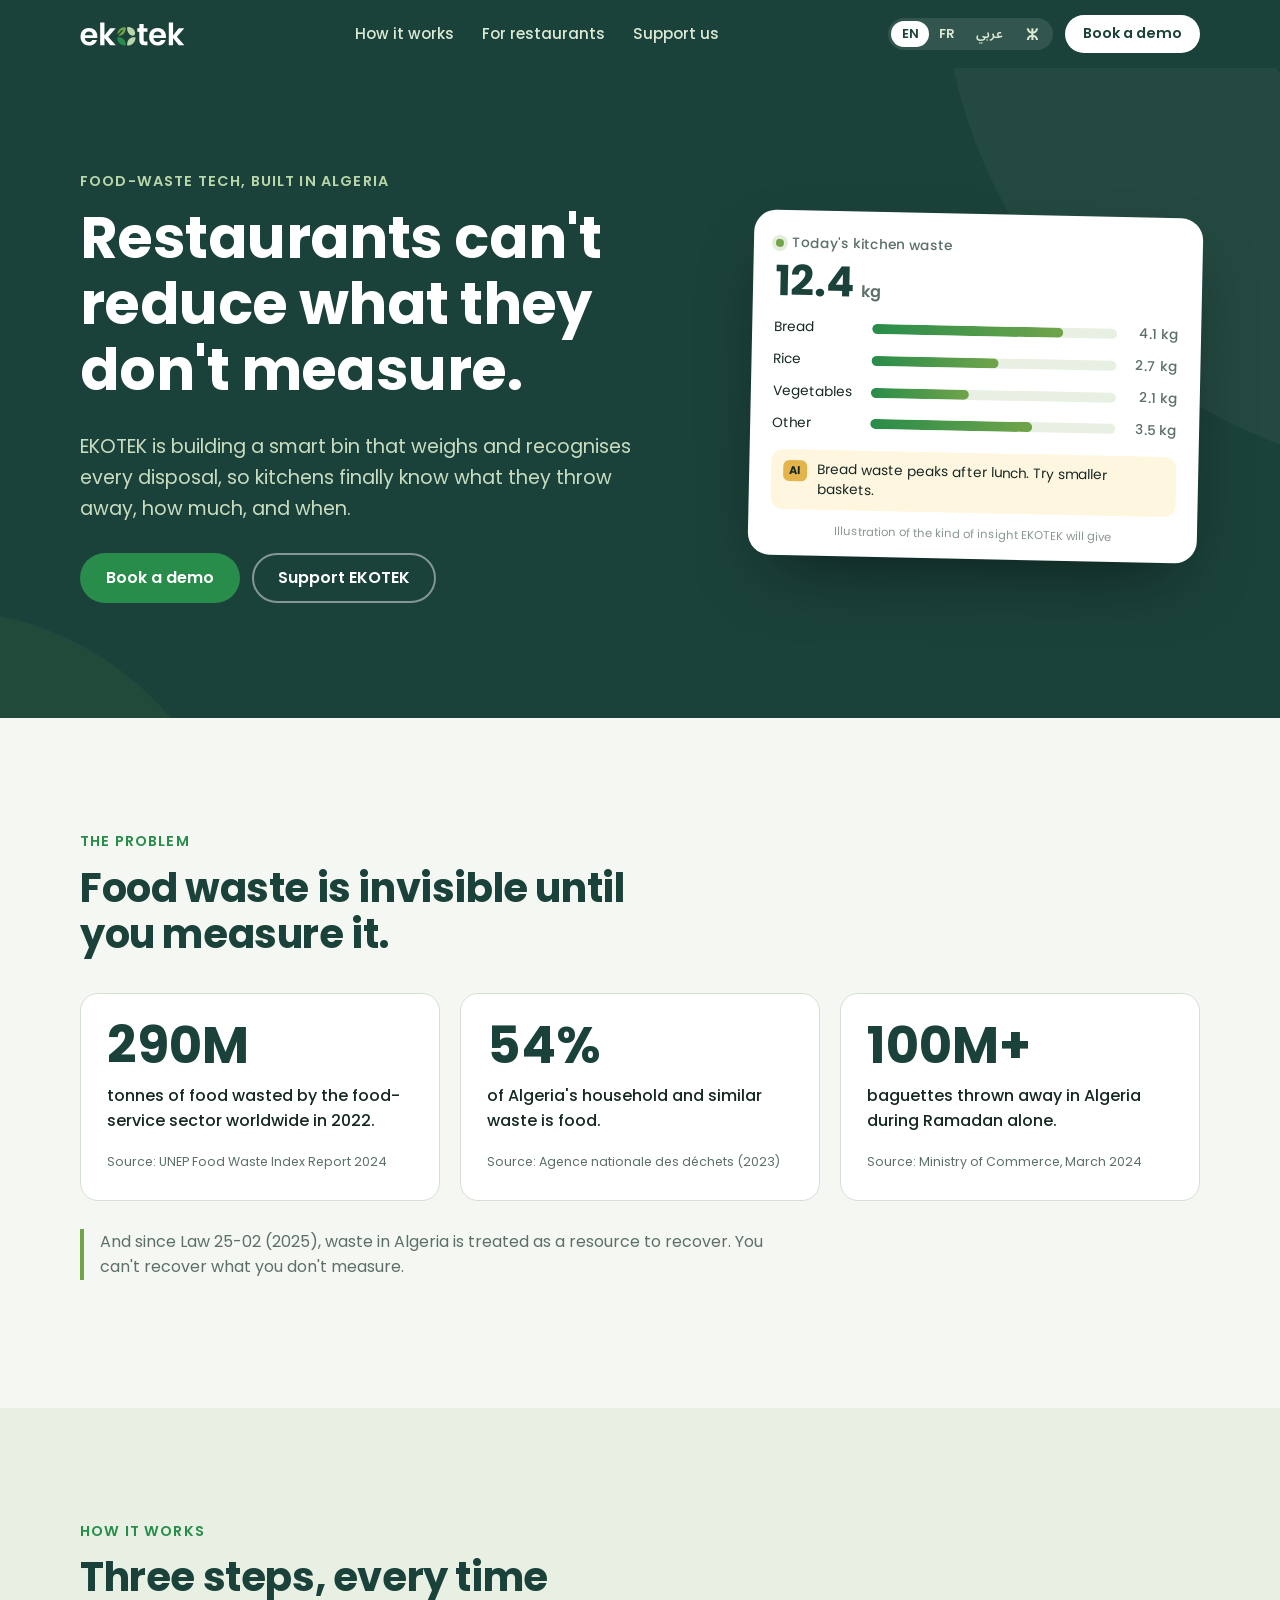
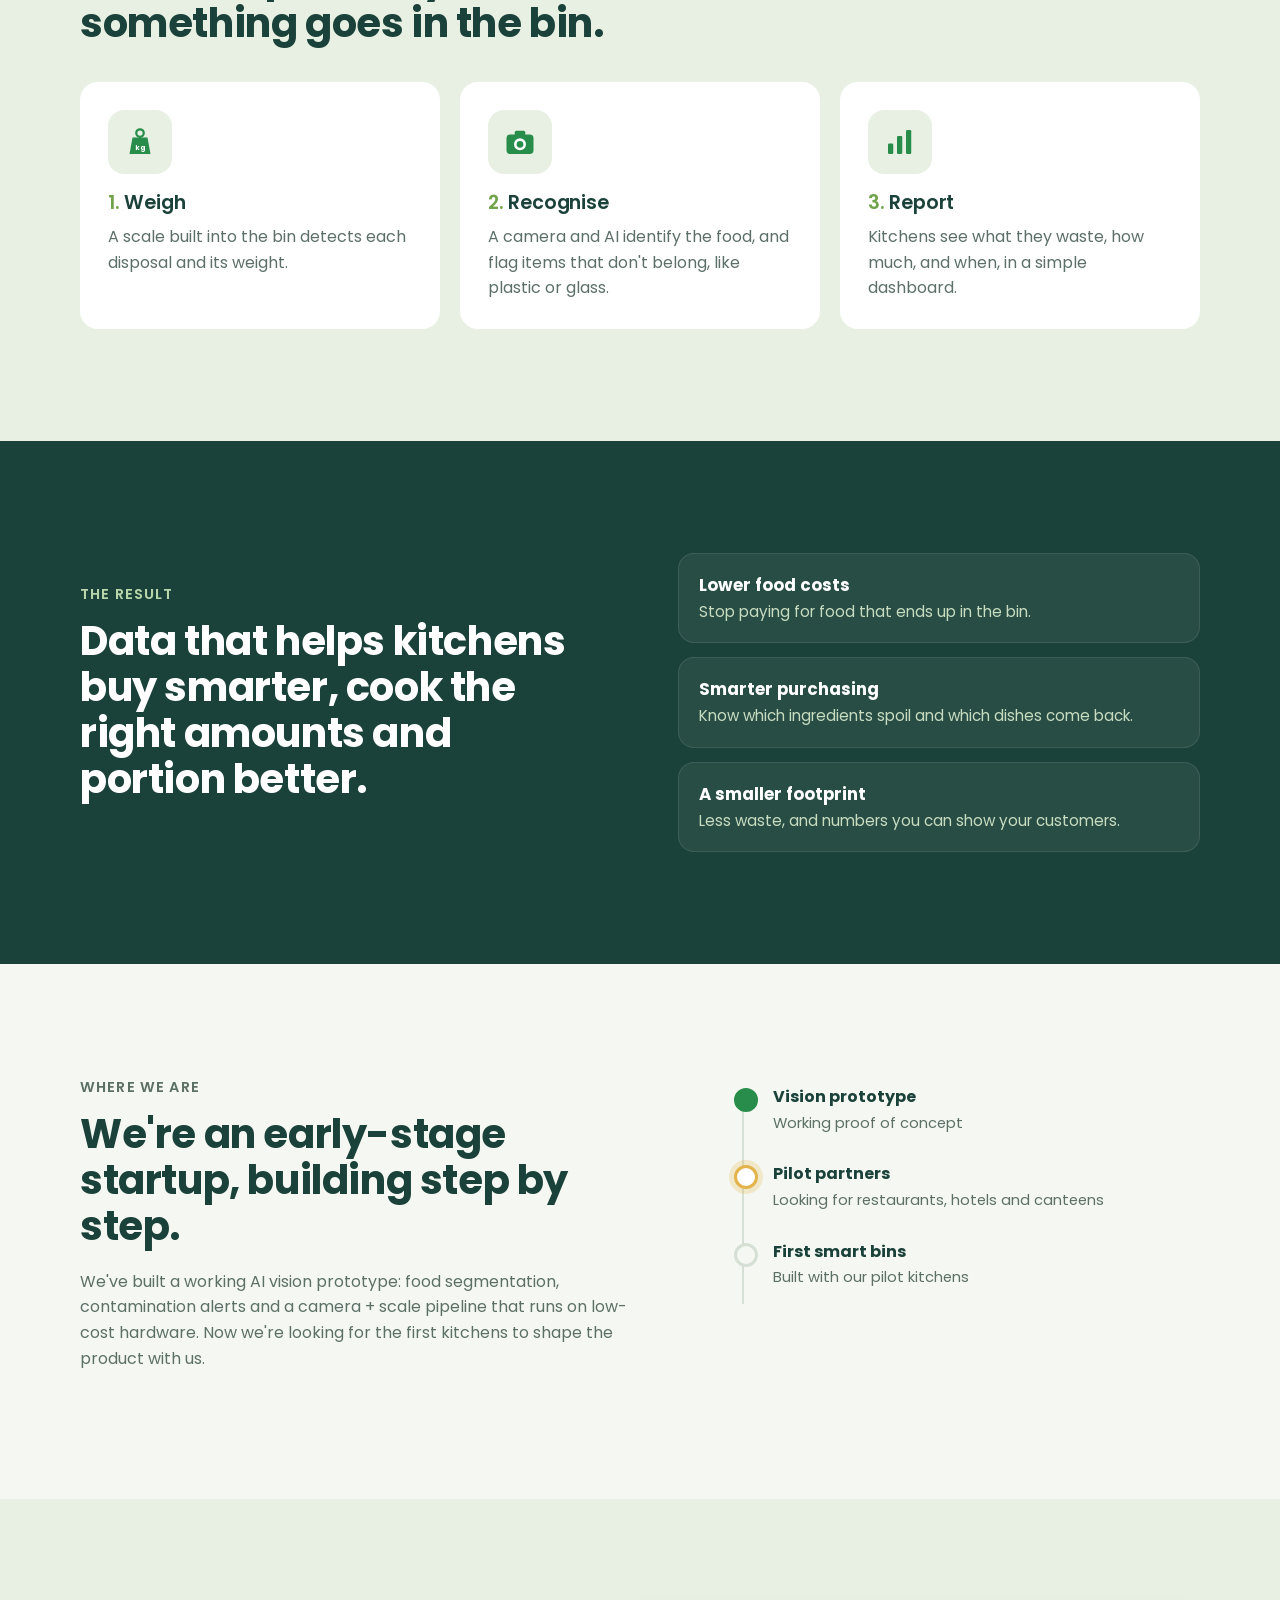
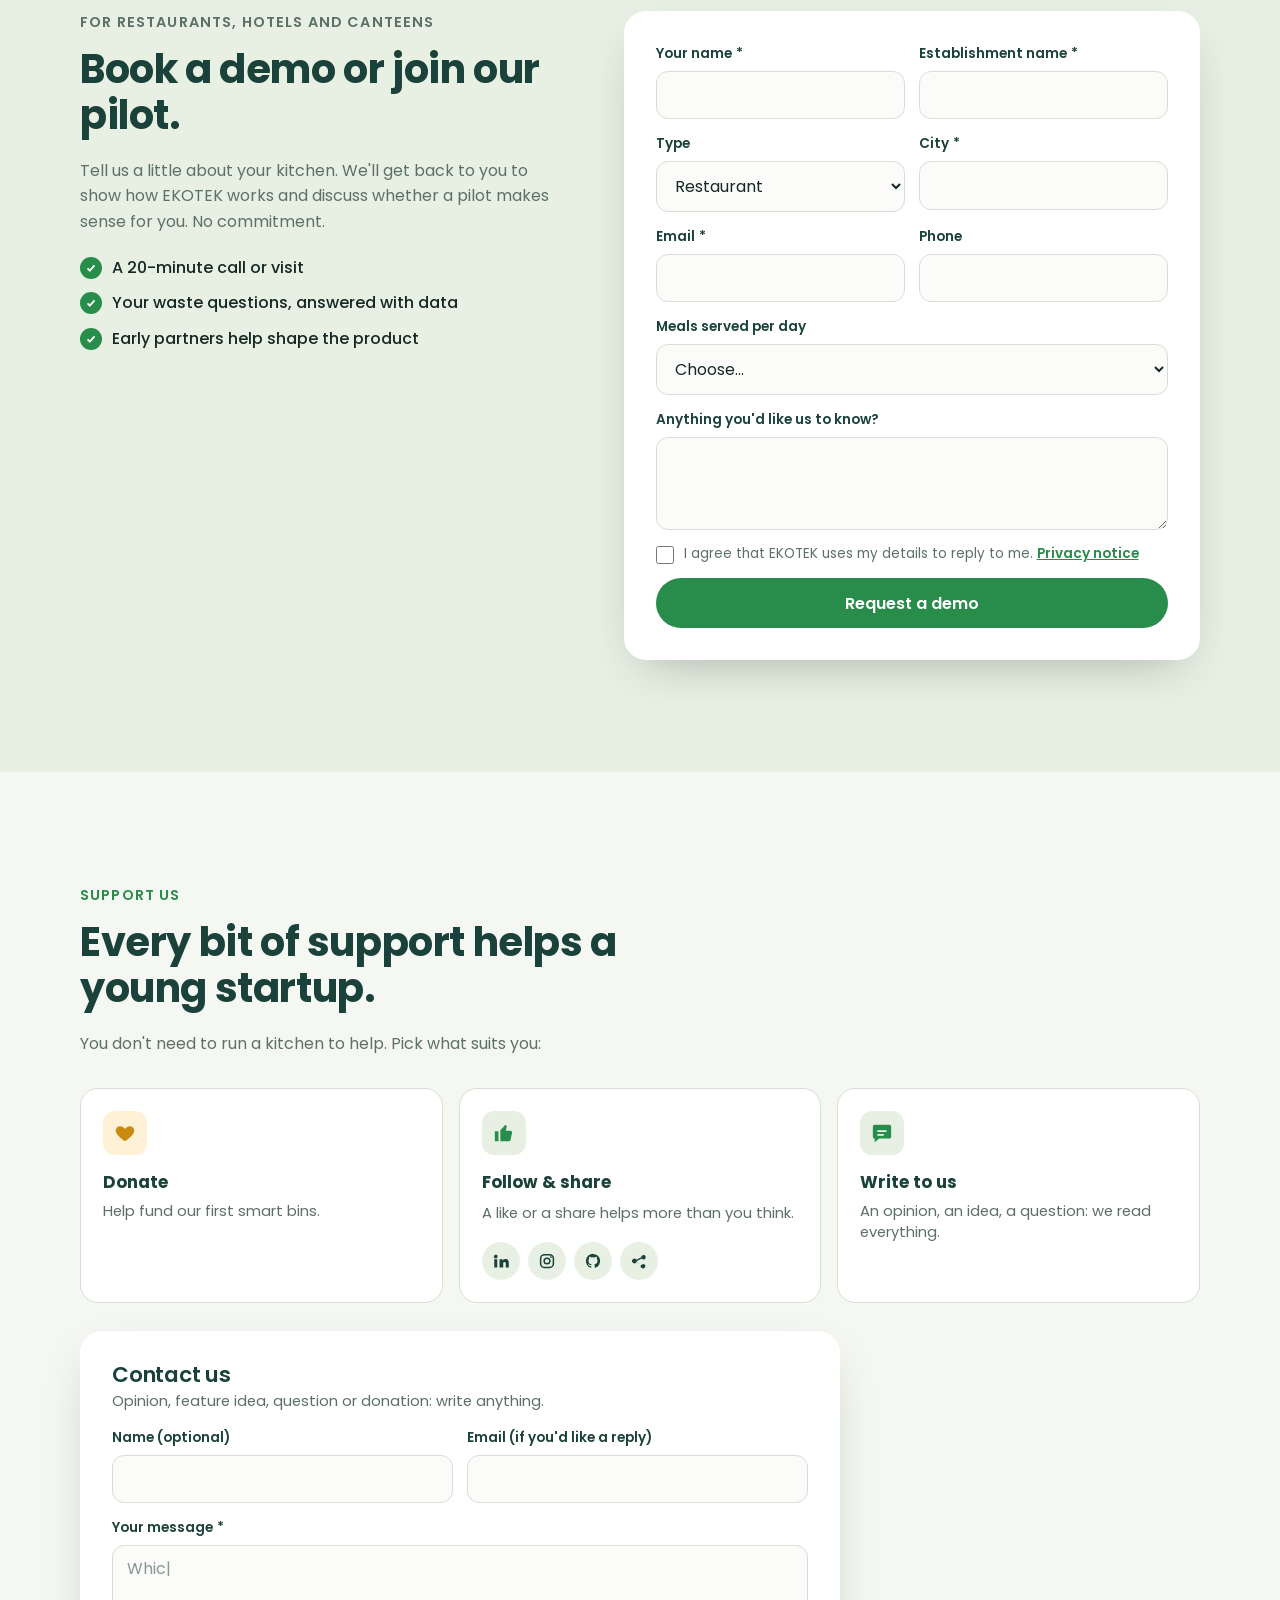
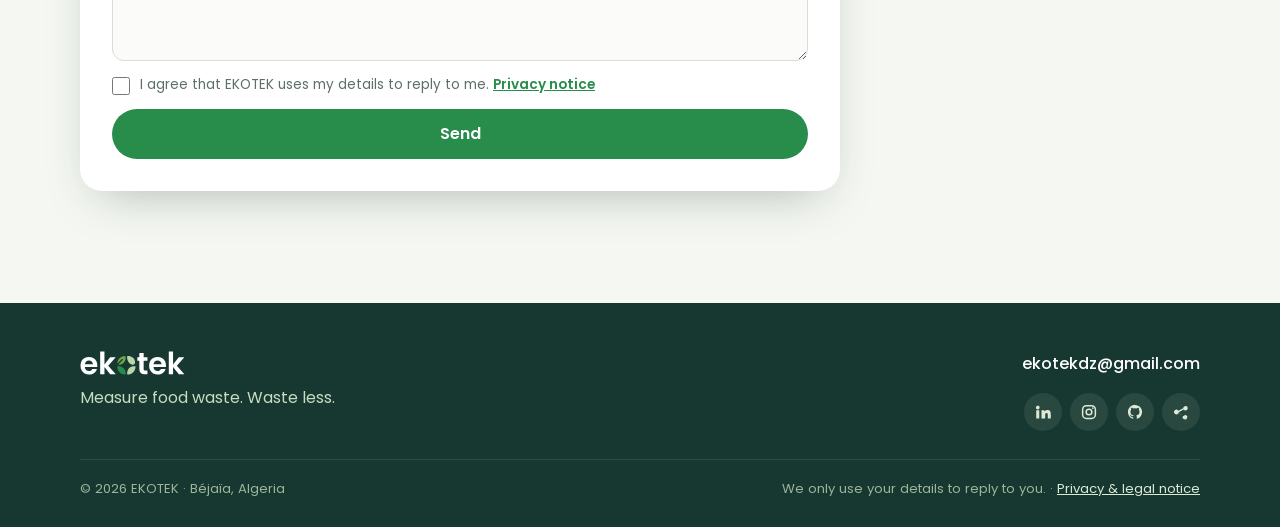
<file: index.html>
<!doctype html>
<html lang="en">
<head>
  <meta charset="utf-8">
  <meta name="viewport" content="width=device-width, initial-scale=1">
  <title>EKOTEK — Measure food waste. Waste less.</title>
  <meta name="description" content="EKOTEK is building a smart bin that weighs and recognises food waste, so restaurants, hotels and canteens finally know what they throw away.">
  <meta name="theme-color" content="#1B423A">
  <link rel="icon" href="/favicon.svg" type="image/svg+xml">
  <link rel="canonical" href="https://ekotek-sigma.vercel.app/">

  <meta property="og:type" content="website">
  <meta property="og:title" content="EKOTEK — Measure food waste. Waste less.">
  <meta property="og:description" content="A smart bin that weighs and recognises food waste. Built in Algeria. Book a demo or support us.">
  <meta property="og:url" content="https://ekotek-sigma.vercel.app/">
  <meta property="og:image" content="https://ekotek-sigma.vercel.app/og-image.png">
  <meta property="og:image:width" content="1200">
  <meta property="og:image:height" content="630">
  <meta name="twitter:image" content="https://ekotek-sigma.vercel.app/og-image.png">
  <meta name="twitter:card" content="summary_large_image">

  <link rel="preconnect" href="https://fonts.googleapis.com">
  <link rel="preconnect" href="https://fonts.gstatic.com" crossorigin>
  <link href="https://fonts.googleapis.com/css2?family=Noto+Sans:wght@400;500;600;700&family=Noto+Sans+Arabic:wght@400;500;600;700&family=Noto+Sans+Tifinagh&family=Poppins:wght@400;500;600;700&display=swap" rel="stylesheet">
  <link rel="stylesheet" href="/assets/style.css">
</head>
<body>

<header class="nav" id="top">
  <div class="wrap nav-in">
    <a href="#top" class="brand" aria-label="EKOTEK"><img src="/assets/logo-wordmark-light.svg" alt="EKOTEK" width="112" height="26"></a>
    <nav class="nav-links" aria-label="Main">
      <a href="#how" data-i18n="nav.how">How it works</a>
      <a href="#restaurants" data-i18n="nav.restaurants">For restaurants</a>
      <a href="#support" data-i18n="nav.support">Support us</a>
    </nav>
    <div class="nav-right">
      <div class="lang" role="group" aria-label="Language">
        <button type="button" data-lang="en" aria-pressed="true">EN</button>
        <button type="button" data-lang="fr" aria-pressed="false">FR</button>
        <button type="button" data-lang="ar" aria-pressed="false" lang="ar-DZ" title="الدارجة">عربي</button>
        <button type="button" data-lang="ber" aria-pressed="false" lang="ber-DZ" title="Tamaziɣt" aria-label="Tamaziɣt">ⵣ</button>
      </div>
      <a href="#restaurants" class="btn btn-sm btn-light nav-cta" data-i18n="nav.cta">Book a demo</a>
    </div>
  </div>
</header>

<main>

  <!-- HERO -->
  <section class="hero">
    <div class="leaf leaf-a" aria-hidden="true"></div>
    <div class="leaf leaf-b" aria-hidden="true"></div>
    <div class="wrap hero-in">
      <div class="hero-copy">
        <p class="eyebrow eyebrow-light" data-i18n="hero.eyebrow">Food-waste tech, built in Algeria</p>
        <h1 data-i18n="hero.title">Restaurants can't reduce what they don't measure.</h1>
        <p class="lead" data-i18n="hero.lead">EKOTEK is building a smart bin that weighs and recognises every disposal, so kitchens finally know what they throw away, how much, and when.</p>
        <div class="cta-row">
          <a href="#restaurants" class="btn btn-primary" data-i18n="hero.cta1">Book a demo</a>
          <a href="#support" class="btn btn-ghost" data-i18n="hero.cta2">Support EKOTEK</a>
        </div>
      </div>

      <div class="hero-card" aria-hidden="true">
        <div class="hc-top">
          <span class="hc-dot"></span><span data-i18n="mock.title">Today's kitchen waste</span>
        </div>
        <div class="hc-total"><b>12.4</b><span>kg</span></div>
        <div class="hc-bars">
          <div class="hc-row"><span data-i18n="mock.bread">Bread</span><i style="--w:78%"></i><em>4.1 kg</em></div>
          <div class="hc-row"><span data-i18n="mock.rice">Rice</span><i style="--w:52%"></i><em>2.7 kg</em></div>
          <div class="hc-row"><span data-i18n="mock.veg">Vegetables</span><i style="--w:40%"></i><em>2.1 kg</em></div>
          <div class="hc-row"><span data-i18n="mock.other">Other</span><i style="--w:66%"></i><em>3.5 kg</em></div>
        </div>
        <div class="hc-tip"><span class="hc-tag">AI</span><span data-i18n="mock.tip">Bread waste peaks after lunch. Try smaller baskets.</span></div>
        <p class="hc-note" data-i18n="mock.note">Illustration of the kind of insight EKOTEK will give</p>
      </div>
    </div>
  </section>

  <!-- PROBLEM -->
  <section class="section" id="problem">
    <div class="wrap">
      <p class="eyebrow" data-i18n="problem.eyebrow">The problem</p>
      <h2 data-i18n="problem.title">Food waste is invisible until you measure it.</h2>
      <div class="stats">
        <article class="stat">
          <b>290M</b>
          <p data-i18n="problem.s1">tonnes of food wasted by the food-service sector worldwide in 2022.</p>
          <small data-i18n="problem.s1src">Source: UNEP Food Waste Index Report 2024</small>
        </article>
        <article class="stat">
          <b>54%</b>
          <p data-i18n="problem.s2">of Algeria's household and similar waste is food.</p>
          <small data-i18n="problem.s2src">Source: Agence nationale des déchets (2023)</small>
        </article>
        <article class="stat">
          <b>100M+</b>
          <p data-i18n="problem.s3">baguettes thrown away in Algeria during Ramadan alone.</p>
          <small data-i18n="problem.s3src">Source: Ministry of Commerce, March 2024</small>
        </article>
      </div>
      <p class="note-line" data-i18n="problem.law">And since Law 25-02 (2025), waste in Algeria is treated as a resource to recover. You can't recover what you don't measure.</p>
    </div>
  </section>

  <!-- HOW IT WORKS -->
  <section class="section section-tint" id="how">
    <div class="wrap">
      <p class="eyebrow" data-i18n="how.eyebrow">How it works</p>
      <h2 data-i18n="how.title">Three steps, every time something goes in the bin.</h2>
      <div class="steps">
        <article class="step">
          <div class="ic" aria-hidden="true">
            <svg viewBox="0 0 48 48"><path d="M14 18h20l4 22H10z" fill="currentColor"/><circle cx="24" cy="12" r="5" fill="none" stroke="currentColor" stroke-width="3"/><text x="24" y="34" text-anchor="middle" font-size="9" font-weight="700" fill="#fff" font-family="Poppins,sans-serif">kg</text></svg>
          </div>
          <h3><span>1.</span> <span data-i18n="how.s1t">Weigh</span></h3>
          <p data-i18n="how.s1">A scale built into the bin detects each disposal and its weight.</p>
        </article>
        <article class="step">
          <div class="ic" aria-hidden="true">
            <svg viewBox="0 0 48 48"><rect x="6" y="14" width="36" height="26" rx="5" fill="currentColor"/><rect x="17" y="9" width="14" height="7" rx="2" fill="currentColor"/><circle cx="24" cy="27" r="8" fill="#fff"/><circle cx="24" cy="27" r="4.5" fill="currentColor"/></svg>
          </div>
          <h3><span>2.</span> <span data-i18n="how.s2t">Recognise</span></h3>
          <p data-i18n="how.s2">A camera and AI identify the food, and flag items that don't belong, like plastic or glass.</p>
        </article>
        <article class="step">
          <div class="ic" aria-hidden="true">
            <svg viewBox="0 0 48 48"><rect x="8" y="26" width="7" height="14" rx="1.5" fill="currentColor"/><rect x="20" y="16" width="7" height="24" rx="1.5" fill="currentColor"/><rect x="32" y="8" width="7" height="32" rx="1.5" fill="currentColor"/></svg>
          </div>
          <h3><span>3.</span> <span data-i18n="how.s3t">Report</span></h3>
          <p data-i18n="how.s3">Kitchens see what they waste, how much, and when, in a simple dashboard.</p>
        </article>
      </div>
    </div>
  </section>

  <!-- BENEFITS -->
  <section class="section section-dark">
    <div class="wrap benefits">
      <div>
        <p class="eyebrow eyebrow-light" data-i18n="ben.eyebrow">The result</p>
        <h2 data-i18n="ben.title">Data that helps kitchens buy smarter, cook the right amounts and portion better.</h2>
      </div>
      <ul class="ben-list">
        <li><b data-i18n="ben.b1t">Lower food costs</b><span data-i18n="ben.b1">Stop paying for food that ends up in the bin.</span></li>
        <li><b data-i18n="ben.b2t">Smarter purchasing</b><span data-i18n="ben.b2">Know which ingredients spoil and which dishes come back.</span></li>
        <li><b data-i18n="ben.b3t">A smaller footprint</b><span data-i18n="ben.b3">Less waste, and numbers you can show your customers.</span></li>
      </ul>
    </div>
  </section>

  <!-- STATUS -->
  <section class="section" id="status">
    <div class="wrap status">
      <div>
        <p class="eyebrow" data-i18n="status.eyebrow">Where we are</p>
        <h2 data-i18n="status.title">We're an early-stage startup, building step by step.</h2>
        <p data-i18n="status.p1">We've built a working AI vision prototype: food segmentation, contamination alerts and a camera + scale pipeline that runs on low-cost hardware. Now we're looking for the first kitchens to shape the product with us.</p>
      </div>
      <ol class="timeline">
        <li class="done"><b data-i18n="status.t1">Vision prototype</b><span data-i18n="status.t1d">Working proof of concept</span></li>
        <li class="now"><b data-i18n="status.t2">Pilot partners</b><span data-i18n="status.t2d">Looking for restaurants, hotels and canteens</span></li>
        <li><b data-i18n="status.t3">First smart bins</b><span data-i18n="status.t3d">Built with our pilot kitchens</span></li>
      </ol>
    </div>
  </section>

  <!-- RESTAURANTS -->
  <section class="section section-tint" id="restaurants">
    <div class="wrap form-grid">
      <div>
        <p class="eyebrow" data-i18n="demo.eyebrow">For restaurants, hotels and canteens</p>
        <h2 data-i18n="demo.title">Book a demo or join our pilot.</h2>
        <p data-i18n="demo.p1">Tell us a little about your kitchen. We'll get back to you to show how EKOTEK works and discuss whether a pilot makes sense for you. No commitment.</p>
        <ul class="checks">
          <li data-i18n="demo.c1">A 20-minute call or visit</li>
          <li data-i18n="demo.c2">Your waste questions, answered with data</li>
          <li data-i18n="demo.c3">Early partners help shape the product</li>
        </ul>
      </div>

      <form class="card form js-form" data-form="demo" novalidate>
        <div class="row2">
          <label><span data-i18n="f.name">Your name</span> *<input name="name" required autocomplete="name"></label>
          <label><span data-i18n="f.establishment">Establishment name</span> *<input name="establishment" required autocomplete="organization"></label>
        </div>
        <div class="row2">
          <label><span data-i18n="f.type">Type</span>
            <select name="type">
              <option value="Restaurant" data-i18n="f.t1">Restaurant</option>
              <option value="Hotel" data-i18n="f.t2">Hotel</option>
              <option value="Canteen" data-i18n="f.t3">Canteen / cafeteria</option>
              <option value="Catering" data-i18n="f.t4">Catering</option>
              <option value="Other" data-i18n="f.t5">Other</option>
            </select>
          </label>
          <label><span data-i18n="f.city">City</span> *<input name="city" required autocomplete="address-level2"></label>
        </div>
        <div class="row2">
          <label><span data-i18n="f.email">Email</span> *<input name="email" type="email" required autocomplete="email"></label>
          <label><span data-i18n="f.phone">Phone</span><input name="phone" type="tel" autocomplete="tel"></label>
        </div>
        <label><span data-i18n="f.meals">Meals served per day</span>
          <select name="meals">
            <option value="" data-i18n="f.choose">Choose…</option>
            <option value="< 100">&lt; 100</option>
            <option value="100–300">100–300</option>
            <option value="300–1000">300–1000</option>
            <option value="> 1000">&gt; 1000</option>
          </select>
        </label>
        <label><span data-i18n="f.message">Anything you'd like us to know?</span><textarea name="message" rows="3"></textarea></label>
        <input class="hp" name="website" tabindex="-1" autocomplete="off" aria-hidden="true">
        <label class="consent"><input type="checkbox" name="consent" value="yes" required><span><span data-i18n="f.consent">I agree that EKOTEK uses my details to reply to me.</span> <a href="/legal.html" target="_blank" data-i18n="f.consentlink">Privacy notice</a></span></label>
        <button class="btn btn-primary btn-block" type="submit" data-i18n="demo.submit">Request a demo</button>
        <p class="form-msg" role="status" aria-live="polite"></p>
      </form>
    </div>
  </section>

  <!-- SUPPORT -->
  <section class="section" id="support">
    <div class="wrap">
      <p class="eyebrow" data-i18n="sup.eyebrow">Support us</p>
      <h2 data-i18n="sup.title">Every bit of support helps a young startup.</h2>
      <p class="sub" data-i18n="sup.p1">You don't need to run a kitchen to help. Pick what suits you:</p>

      <div class="ways ways-3">
        <button type="button" class="way js-way" data-kind="donate">
          <span class="way-ic" aria-hidden="true"><svg viewBox="0 0 24 24"><path fill="currentColor" d="M12 21s-7.5-4.6-9.6-9.2C.9 8.4 3 4.5 6.8 4.5c2.1 0 3.6 1.1 5.2 3 1.6-1.9 3.1-3 5.2-3 3.8 0 5.9 3.9 4.4 7.3C19.5 16.4 12 21 12 21z"/></svg></span>
          <b data-i18n="sup.w1t">Donate</b>
          <span data-i18n="sup.w1">Help fund our first smart bins.</span>
        </button>
        <div class="way way-static">
          <span class="way-ic" aria-hidden="true"><svg viewBox="0 0 24 24"><path fill="currentColor" d="M2 10h4v11H2zm6 11h9.2a2 2 0 0 0 2-1.6l1.6-7.6A2 2 0 0 0 18.8 9.5H14l.9-4.3a1.6 1.6 0 0 0-.4-1.5L13.6 3 8 9.1z"/></svg></span>
          <b data-i18n="sup.w2t">Follow & share</b>
          <span data-i18n="sup.w2">A like or a share helps more than you think.</span>
          <div class="social js-social"></div>
        </div>
        <button type="button" class="way js-way" data-kind="contact">
          <span class="way-ic" aria-hidden="true"><svg viewBox="0 0 24 24"><path fill="currentColor" d="M4 3h16a2 2 0 0 1 2 2v11a2 2 0 0 1-2 2H9l-5 4v-4H4a2 2 0 0 1-2-2V5a2 2 0 0 1 2-2zm3 6v2h10V9zm0 4v2h7v-2z"/></svg></span>
          <b data-i18n="sup.w3t">Write to us</b>
          <span data-i18n="sup.w3">An opinion, an idea, a question: we read everything.</span>
        </button>
      </div>

      <form class="card form support-form js-form" data-form="support" novalidate>
        <div class="form-head">
          <h3 data-i18n="sup.formt">Contact us</h3>
          <p data-i18n="sup.forms">Opinion, feature idea, question or donation: write anything.</p>
        </div>
        <input type="hidden" name="kind" value="contact">
        <p class="kind-hint js-donate-hint" hidden data-i18n="sup.donhint">Leave your email and we'll send you the ways to donate. Thank you!</p>
        <div class="row2">
          <label><span data-i18n="f.name2">Name (optional)</span><input name="name" autocomplete="name"></label>
          <label><span class="js-email-label" data-i18n="f.email2">Email (optional)</span><input name="email" type="email" autocomplete="email"></label>
        </div>
        <label><span data-i18n="f.msg2">Your message</span> *<textarea name="message" rows="4" required class="js-rotate"></textarea></label>
        <input class="hp" name="website" tabindex="-1" autocomplete="off" aria-hidden="true">
        <label class="consent"><input type="checkbox" name="consent" value="yes" required><span><span data-i18n="f.consent">I agree that EKOTEK uses my details to reply to me.</span> <a href="/legal.html" target="_blank" data-i18n="f.consentlink">Privacy notice</a></span></label>
        <button class="btn btn-primary" type="submit" data-i18n="sup.submit">Send</button>
        <p class="form-msg" role="status" aria-live="polite"></p>
      </form>
    </div>
  </section>

</main>

<footer class="footer">
  <div class="wrap foot-in">
    <div>
      <img src="/assets/logo-wordmark-light.svg" alt="EKOTEK" width="112" height="26">
      <p data-i18n="foot.tag">Measure food waste. Waste less.</p>
    </div>
    <div class="foot-links">
      <a class="js-mail" href="mailto:ekotekdz@gmail.com">ekotekdz@gmail.com</a>
      <div class="social js-social"></div>
    </div>
  </div>
  <div class="wrap foot-bottom">
    <span>© <span class="js-year">2026</span> EKOTEK · Béjaïa, Algeria</span>
    <span><span data-i18n="foot.privacy">We only use your details to reply to you.</span> · <a class="foot-legal" href="/legal.html" data-i18n="foot.legal">Privacy & legal notice</a></span>
  </div>
</footer>

<script src="/assets/config.js"></script>
<script src="/assets/i18n.js"></script>
<script src="/assets/app.js"></script>
</body>
</html>
</file>
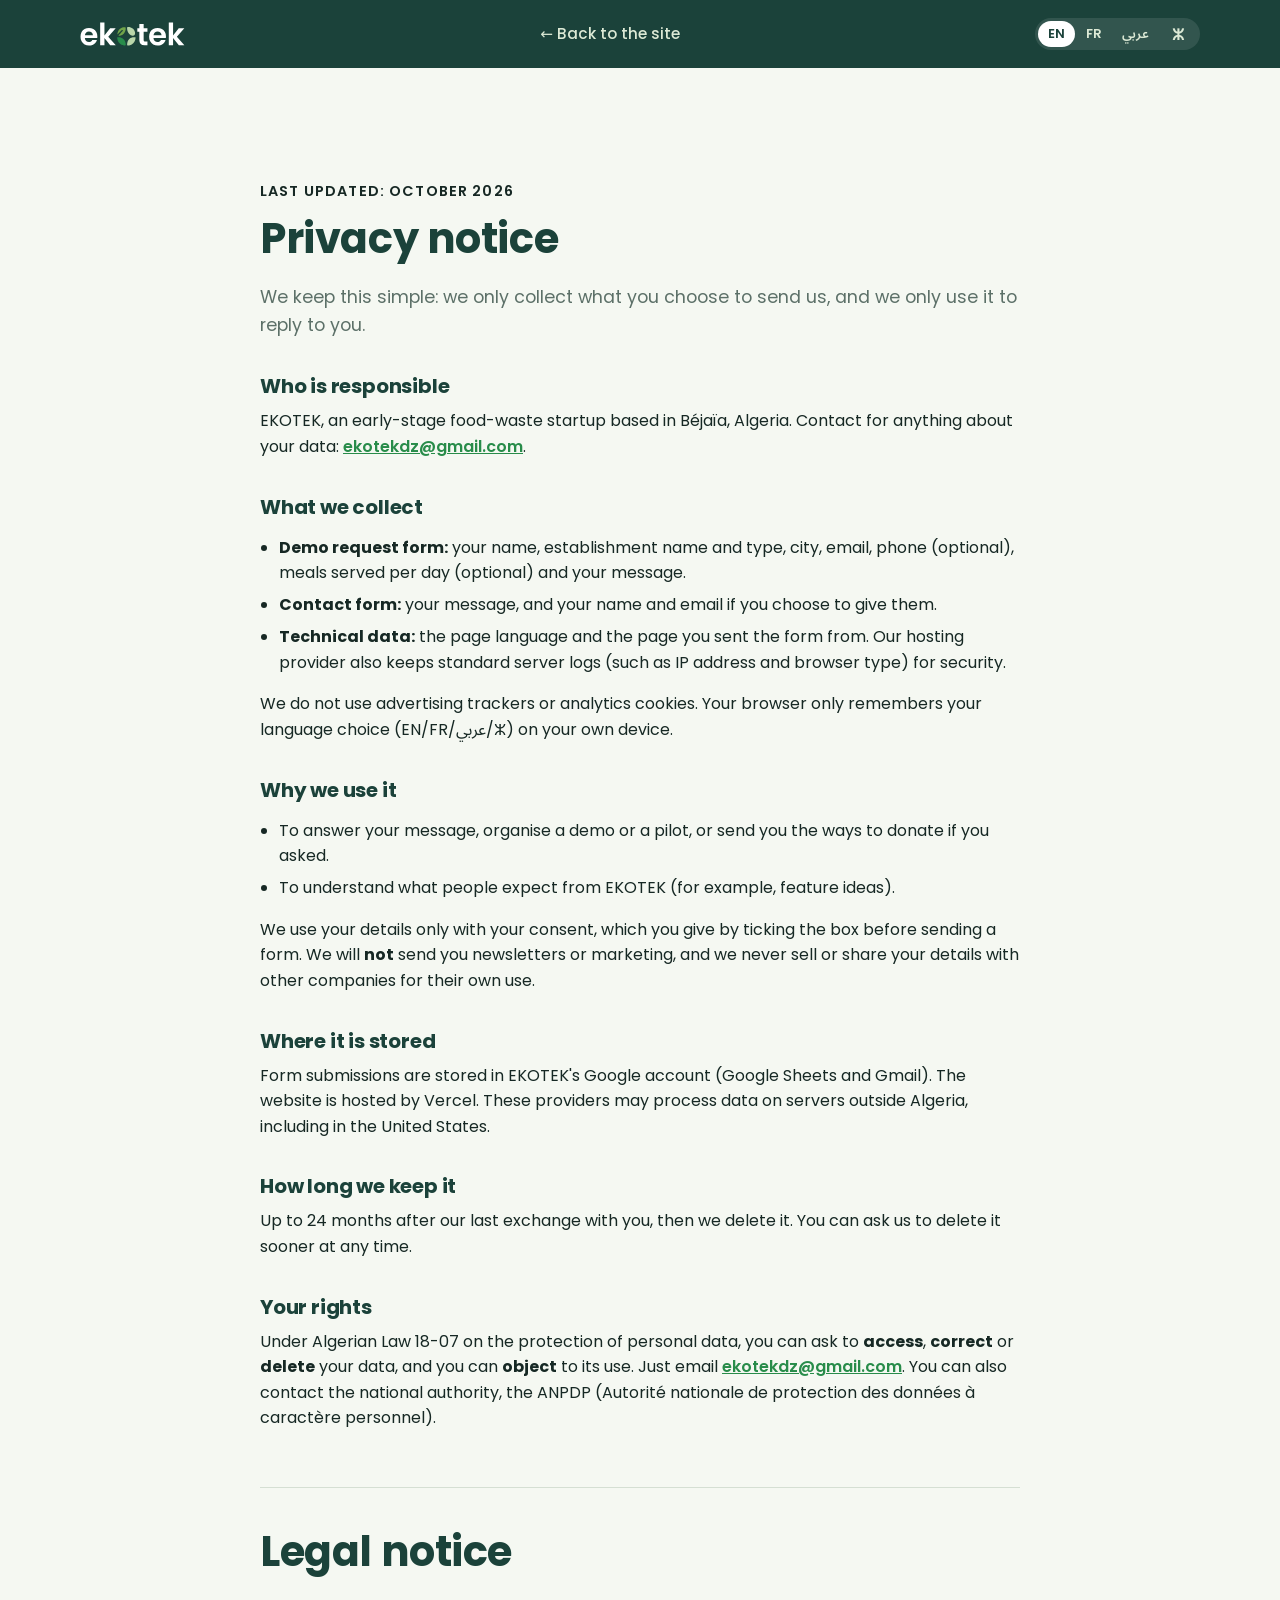
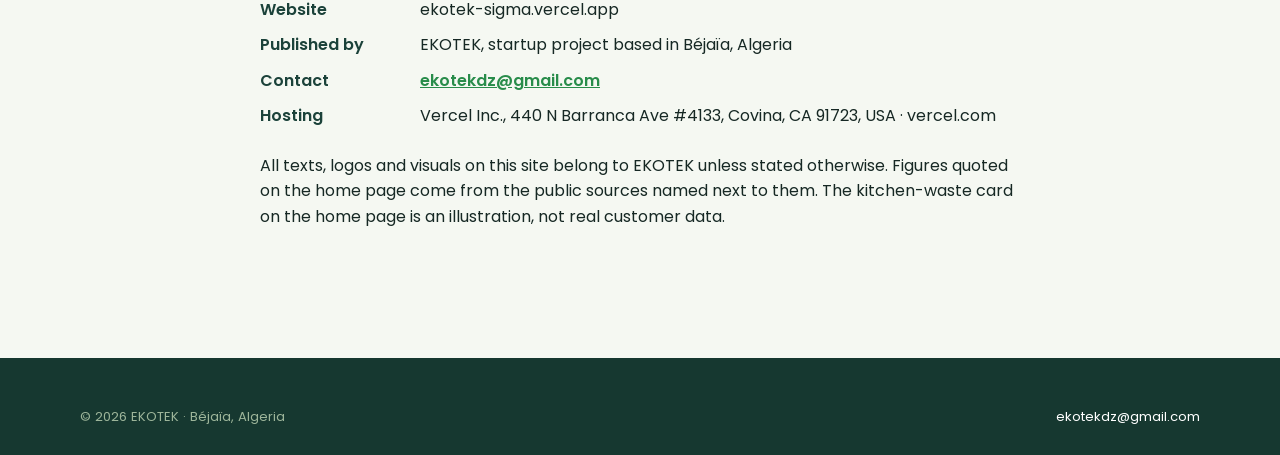
<file: legal.html>
<!doctype html>
<html lang="en">
<head>
  <meta charset="utf-8">
  <meta name="viewport" content="width=device-width, initial-scale=1">
  <title>Privacy & legal notice — EKOTEK</title>
  <meta name="description" content="How EKOTEK handles the information you send through this website, and who runs the site.">
  <meta name="theme-color" content="#1B423A">
  <meta name="robots" content="noindex">
  <link rel="icon" href="/favicon.svg" type="image/svg+xml">
  <link rel="canonical" href="https://ekotek-sigma.vercel.app/legal.html">
  <link rel="preconnect" href="https://fonts.googleapis.com">
  <link rel="preconnect" href="https://fonts.gstatic.com" crossorigin>
  <link href="https://fonts.googleapis.com/css2?family=Noto+Sans:wght@400;500;600;700&family=Noto+Sans+Arabic:wght@400;500;600;700&family=Noto+Sans+Tifinagh&family=Poppins:wght@400;500;600;700&display=swap" rel="stylesheet">
  <link rel="stylesheet" href="/assets/style.css">
</head>
<body data-title-key="legal.title">

<header class="nav" id="top">
  <div class="wrap nav-in">
    <a href="/" class="brand" aria-label="EKOTEK"><img src="/assets/logo-wordmark-light.svg" alt="EKOTEK" width="112" height="26"></a>
    <nav class="nav-links" aria-label="Main">
      <a href="/" data-i18n="legal.back">← Back to the site</a>
    </nav>
    <div class="nav-right">
      <div class="lang" role="group" aria-label="Language">
        <button type="button" data-lang="en" aria-pressed="true">EN</button>
        <button type="button" data-lang="fr" aria-pressed="false">FR</button>
        <button type="button" data-lang="ar" aria-pressed="false" lang="ar-DZ" title="الدارجة">عربي</button>
        <button type="button" data-lang="ber" aria-pressed="false" lang="ber-DZ" title="Tamaziɣt" aria-label="Tamaziɣt">ⵣ</button>
      </div>
    </div>
  </div>
</header>

<main class="section legal">
  <div class="wrap legal-in">

    <!-- ================= ENGLISH ================= -->
    <article class="l-en" lang="en">
      <p class="eyebrow">Last updated: October 2026</p>
      <h1>Privacy notice</h1>
      <p class="lead-dark">We keep this simple: we only collect what you choose to send us, and we only use it to reply to you.</p>

      <h2>Who is responsible</h2>
      <p>EKOTEK, an early-stage food-waste startup based in Béjaïa, Algeria. Contact for anything about your data: <a href="mailto:ekotekdz@gmail.com">ekotekdz@gmail.com</a>.</p>

      <h2>What we collect</h2>
      <ul>
        <li><b>Demo request form:</b> your name, establishment name and type, city, email, phone (optional), meals served per day (optional) and your message.</li>
        <li><b>Contact form:</b> your message, and your name and email if you choose to give them.</li>
        <li><b>Technical data:</b> the page language and the page you sent the form from. Our hosting provider also keeps standard server logs (such as IP address and browser type) for security.</li>
      </ul>
      <p>We do not use advertising trackers or analytics cookies. Your browser only remembers your language choice (EN/FR/عربي/ⵣ) on your own device.</p>

      <h2>Why we use it</h2>
      <ul>
        <li>To answer your message, organise a demo or a pilot, or send you the ways to donate if you asked.</li>
        <li>To understand what people expect from EKOTEK (for example, feature ideas).</li>
      </ul>
      <p>We use your details only with your consent, which you give by ticking the box before sending a form. We will <b>not</b> send you newsletters or marketing, and we never sell or share your details with other companies for their own use.</p>

      <h2>Where it is stored</h2>
      <p>Form submissions are stored in EKOTEK's Google account (Google Sheets and Gmail). The website is hosted by Vercel. These providers may process data on servers outside Algeria, including in the United States.</p>

      <h2>How long we keep it</h2>
      <p>Up to 24 months after our last exchange with you, then we delete it. You can ask us to delete it sooner at any time.</p>

      <h2>Your rights</h2>
      <p>Under Algerian Law 18-07 on the protection of personal data, you can ask to <b>access</b>, <b>correct</b> or <b>delete</b> your data, and you can <b>object</b> to its use. Just email <a href="mailto:ekotekdz@gmail.com">ekotekdz@gmail.com</a>. You can also contact the national authority, the ANPDP (Autorité nationale de protection des données à caractère personnel).</p>

      <hr>

      <h1 id="legal">Legal notice</h1>
      <dl class="facts">
        <dt>Website</dt><dd>ekotek-sigma.vercel.app</dd>
        <dt>Published by</dt><dd>EKOTEK, startup project based in Béjaïa, Algeria</dd>
        <dt>Contact</dt><dd><a href="mailto:ekotekdz@gmail.com">ekotekdz@gmail.com</a></dd>
        <dt>Hosting</dt><dd>Vercel Inc., 440 N Barranca Ave #4133, Covina, CA 91723, USA · vercel.com</dd>
      </dl>
      <p>All texts, logos and visuals on this site belong to EKOTEK unless stated otherwise. Figures quoted on the home page come from the public sources named next to them. The kitchen-waste card on the home page is an illustration, not real customer data.</p>
    </article>

    <!-- ================= FRANÇAIS ================= -->
    <article class="l-fr" lang="fr">
      <p class="eyebrow">Dernière mise à jour : octobre 2026</p>
      <h1>Politique de confidentialité</h1>
      <p class="lead-dark">Nous faisons simple : nous ne collectons que ce que vous choisissez de nous envoyer, et nous ne l'utilisons que pour vous répondre.</p>

      <h2>Responsable</h2>
      <p>EKOTEK, jeune startup de lutte contre le gaspillage alimentaire basée à Béjaïa, en Algérie. Pour toute question sur vos données : <a href="mailto:ekotekdz@gmail.com">ekotekdz@gmail.com</a>.</p>

      <h2>Ce que nous collectons</h2>
      <ul>
        <li><b>Formulaire de demande de démo :</b> votre nom, le nom et le type de l'établissement, la ville, l'e-mail, le téléphone (facultatif), le nombre de repas par jour (facultatif) et votre message.</li>
        <li><b>Formulaire de contact :</b> votre message, ainsi que votre nom et votre e-mail si vous choisissez de les indiquer.</li>
        <li><b>Données techniques :</b> la langue et la page depuis laquelle le formulaire a été envoyé. Notre hébergeur conserve aussi des journaux serveur classiques (adresse IP, type de navigateur) pour la sécurité.</li>
      </ul>
      <p>Nous n'utilisons ni traceurs publicitaires ni cookies de mesure d'audience. Votre navigateur retient seulement votre choix de langue (EN/FR/عربي/ⵣ), sur votre propre appareil.</p>

      <h2>Pourquoi nous les utilisons</h2>
      <ul>
        <li>Pour répondre à votre message, organiser une démo ou un pilote, ou vous envoyer les moyens de faire un don si vous l'avez demandé.</li>
        <li>Pour comprendre ce que les gens attendent d'EKOTEK (par exemple, les idées de fonctionnalités).</li>
      </ul>
      <p>Nous utilisons vos informations uniquement avec votre consentement, que vous donnez en cochant la case avant d'envoyer un formulaire. Nous ne vous enverrons <b>pas</b> de newsletter ni de prospection, et nous ne vendons ni ne partageons jamais vos informations avec d'autres entreprises pour leur propre usage.</p>

      <h2>Où elles sont stockées</h2>
      <p>Les envois de formulaires sont enregistrés dans le compte Google d'EKOTEK (Google Sheets et Gmail). Le site est hébergé par Vercel. Ces prestataires peuvent traiter des données sur des serveurs situés hors d'Algérie, notamment aux États-Unis.</p>

      <h2>Durée de conservation</h2>
      <p>Jusqu'à 24 mois après notre dernier échange, puis nous les supprimons. Vous pouvez nous demander de les supprimer plus tôt, à tout moment.</p>

      <h2>Vos droits</h2>
      <p>Conformément à la loi algérienne 18-07 relative à la protection des données à caractère personnel, vous pouvez demander à <b>accéder</b> à vos données, à les <b>rectifier</b> ou à les <b>supprimer</b>, et vous <b>opposer</b> à leur utilisation. Il suffit d'écrire à <a href="mailto:ekotekdz@gmail.com">ekotekdz@gmail.com</a>. Vous pouvez aussi saisir l'ANPDP (Autorité nationale de protection des données à caractère personnel).</p>

      <hr>

      <h1 id="mentions">Mentions légales</h1>
      <dl class="facts">
        <dt>Site</dt><dd>ekotek-sigma.vercel.app</dd>
        <dt>Éditeur</dt><dd>EKOTEK, projet de startup basé à Béjaïa, Algérie</dd>
        <dt>Contact</dt><dd><a href="mailto:ekotekdz@gmail.com">ekotekdz@gmail.com</a></dd>
        <dt>Hébergement</dt><dd>Vercel Inc., 440 N Barranca Ave #4133, Covina, CA 91723, États-Unis · vercel.com</dd>
      </dl>
      <p>Les textes, logos et visuels de ce site appartiennent à EKOTEK, sauf mention contraire. Les chiffres cités en page d'accueil proviennent des sources publiques indiquées à côté. La carte « déchets de la cuisine » de la page d'accueil est une illustration, pas des données réelles de clients.</p>
    </article>

    <!-- ================= العربية ================= -->
    <article class="l-ar" lang="ar-DZ" dir="rtl">
      <p class="eyebrow">آخر تحديث: أكتوبر 2026</p>
      <h1>سياسة الخصوصية</h1>
      <p class="lead-dark">نديروها ساهلة: ما نجمعو غير واش تختار تبعثهولنا، وما نستعملوه غير باه نردو عليك.</p>

      <h2>شكون المسؤول</h2>
      <p>EKOTEK، ستارت أب جديدة ضد تبذير الماكلة، مقرها في بجاية، الجزائر. لأي سؤال على المعلومات تاعك: <a href="mailto:ekotekdz@gmail.com">ekotekdz@gmail.com</a>.</p>

      <h2>واش نجمعو</h2>
      <ul>
        <li><b>استمارة طلب الديمو:</b> اسمك، اسم ونوع المؤسسة، المدينة، الإيميل، التيليفون (ماشي ضروري)، عدد الوجبات في النهار (ماشي ضروري) والرسالة تاعك.</li>
        <li><b>استمارة الاتصال:</b> الرسالة تاعك، والاسم والإيميل إذا حبيت تعطيهم.</li>
        <li><b>معلومات تقنية:</b> لغة الصفحة والصفحة اللي بعثت منها الاستمارة. المستضيف تاع الموقع يحتفظ تاني بسجلات عادية (كيما عنوان IP ونوع المتصفح) للأمان.</li>
      </ul>
      <p>ما نستعملوش متتبعات إشهارية ولا كوكيز تاع قياس الزوار. المتصفح تاعك يتفكر غير اللغة اللي اخترت (EN/FR/عربي/ⵣ)، في الجهاز تاعك برك.</p>

      <h2>علاش نستعملوها</h2>
      <ul>
        <li>باه نردو على رسالتك، ننظمو ديمو ولا تجربة، ولا نبعثولك كيفاش تتبرع إذا طلبت.</li>
        <li>باه نفهمو واش الناس يستناو من EKOTEK (مثلًا أفكار الميزات).</li>
      </ul>
      <p>ما نستعملو المعلومات تاعك غير بموافقتك، اللي تعطيها كي تأشر على الخانة قبل ما تبعث الاستمارة. <b>ما</b> نبعثولكش نشرات ولا إشهار، وعمرنا ما نبيعو ولا نعطيو المعلومات تاعك لشركات أخرى باه يستعملوها لروحهم.</p>

      <h2>وين تتخبى</h2>
      <p>الاستمارات تتسجل في حساب Google تاع EKOTEK (Google Sheets و Gmail). الموقع مستضاف عند Vercel. هاذ الشركات تقدر تعالج المعلومات في سيرفرات برا الجزائر، منها في الولايات المتحدة.</p>

      <h2>قداش نحتفظو بيها</h2>
      <p>حتى 24 شهر من آخر تواصل بيناتنا، ومن بعد نمسحوها. تقدر تطلب منا نمسحوها قبل، في أي وقت.</p>

      <h2>حقوقك</h2>
      <p>حسب القانون الجزائري 18-07 المتعلق بحماية المعطيات ذات الطابع الشخصي، تقدر تطلب <b>تشوف</b> المعلومات تاعك، <b>تصححها</b> ولا <b>تمسحها</b>، وتقدر <b>ترفض</b> استعمالها. غير ابعثلنا على <a href="mailto:ekotekdz@gmail.com">ekotekdz@gmail.com</a>. وتقدر تاني تتصل بالسلطة الوطنية لحماية المعطيات ذات الطابع الشخصي (ANPDP).</p>

      <hr>

      <h1 id="qanouni">الإشعار القانوني</h1>
      <dl class="facts">
        <dt>الموقع</dt><dd dir="ltr">ekotek-sigma.vercel.app</dd>
        <dt>الناشر</dt><dd>EKOTEK، مشروع ستارت أب مقره في بجاية، الجزائر</dd>
        <dt>الاتصال</dt><dd><a href="mailto:ekotekdz@gmail.com">ekotekdz@gmail.com</a></dd>
        <dt>الاستضافة</dt><dd dir="ltr">Vercel Inc., 440 N Barranca Ave #4133, Covina, CA 91723, USA · vercel.com</dd>
      </dl>
      <p>النصوص، اللوغوهات والصور اللي في الموقع ملك EKOTEK إلا إذا تكتب العكس. الأرقام اللي في الصفحة الرئيسية جاية من المصادر العمومية المكتوبة حذاها. بطاقة «فضلات الكوزينة» في الصفحة الرئيسية مثال برك، ماشي معلومات حقيقية تاع زبائن.</p>
    </article>

    <!-- ================= TAMAZIƔT ================= -->
    <article class="l-ber" lang="ber-DZ">
      <p class="eyebrow">Aleqqem aneggaru: Tubeṛ 2026</p>
      <h1>Tasertit n tbaḍnit</h1>
      <p class="lead-dark">Nxeddem-itt d tafessast: nejmaɛ kan ayen i tferneḍ ad aɣ-t-id-tazneḍ, nesseqdac-it kan akken ad k-d-nerr.</p>

      <h2>Anwa i d amasul</h2>
      <p>EKOTEK, tasbeddit tamaynut mgal asexser n wučči, deg Bgayet, Lezzayer. I yal asteqsi ɣef talɣut-ik: <a href="mailto:ekotekdz@gmail.com">ekotekdz@gmail.com</a>.</p>

      <h2>Acu i nejmaɛ</h2>
      <ul>
        <li><b>Tiferkit n usuter n uskan:</b> isem-ik, isem d wanaw n tsuddest, tamdint, imayl, atilifun (ma tebɣiḍ), amḍan n tirmatin i wass (ma tebɣiḍ) d yizen-ik.</li>
        <li><b>Tiferkit n unermes:</b> izen-ik, d yisem-ik d yimayl-ik ma tebɣiḍ ad ten-id-tefkeḍ.</li>
        <li><b>Talɣut tatiknikant:</b> tutlayt n usebter d usebter seg i d-tuzneḍ tiferkit. Asenneftaɣ n usmel yettḥerriz daɣen iɣmisen n uqeddac (am tansa IP d wanaw n yiminig) i tɣellist.</li>
      </ul>
      <p>Ur nesseqdac ara ineḍfaren n udellel neɣ ifecka n tesleḍt (cookies). Iminig-ik yettmekti kan tutlayt i tferneḍ (EN/FR/عربي/ⵣ), deg yibenk-ik.</p>

      <h2>Ayɣer i t-nesseqdac</h2>
      <ul>
        <li>Akken ad nerr ɣef yizen-ik, ad nheggi askan neɣ tirmit, neɣ ad ak-d-nazen amek ara tefkeḍ tikci ma tsutreḍ-t.</li>
        <li>Akken ad nfehhem acu i ttrajun medden seg EKOTEK (amedya, tiktiwin n tmahilin).</li>
      </ul>
      <p>Nesseqdac talɣut-ik kan s waqbal-ik, i d-tettakeḍ mi ara tsenqeḍ tamkurt uqbel ad tazneḍ tiferkit. <b>Ur</b> ak-d-nettazen ara tiɣmisin neɣ adellel, ur nettenz ur nettbeṭṭu talɣut-ik akk d tkebbaniyin nniḍen i yiswi-nsent.</p>

      <h2>Anda tettwaḥrez</h2>
      <p>Tiferkiyin ttwaskelsent deg umiḍan Google n EKOTEK (Google Sheets d Gmail). Asmel yezdeɣ ɣer Vercel. Imsefka-a zemren ad seqdcen talɣut deg yiqeddacen beṛṛa n Lezzayer, gar-asen deg Marikan.</p>

      <h2>Acḥal ara tt-neḥrez</h2>
      <p>Alamma d 24 n wayyuren seg unermes-nneɣ aneggaru, sakin ad tt-nekkes. Tzemreḍ ad aɣ-tesutreḍ ad tt-nekkes uqbel, melmi i tebɣiḍ.</p>

      <h2>Izerfan-ik</h2>
      <p>S wakken i d-yenna ulugen azzayri 18-07 ɣef ummesten n yisefka udmawanen, tzemreḍ ad tesutreḍ ad <b>twaliḍ</b> talɣut-ik, ad tt-<b>tesseɣtiḍ</b> neɣ ad tt-<b>tekkseḍ</b>, tzemreḍ daɣen ad <b>tugiḍ</b> aseqdec-is. Aru-yaɣ-d kan ɣer <a href="mailto:ekotekdz@gmail.com">ekotekdz@gmail.com</a>. Tzemreḍ daɣen ad tnermseḍ ANPDP (Autorité nationale de protection des données à caractère personnel).</p>

      <hr>

      <h1 id="talɣut">Talɣut tazerfant</h1>
      <dl class="facts">
        <dt>Asmel</dt><dd>ekotek-sigma.vercel.app</dd>
        <dt>Yessuffeɣ-it</dt><dd>EKOTEK, asenfar n tsbeddit deg Bgayet, Lezzayer</dd>
        <dt>Anermes</dt><dd><a href="mailto:ekotekdz@gmail.com">ekotekdz@gmail.com</a></dd>
        <dt>Asezdeɣ</dt><dd>Vercel Inc., 440 N Barranca Ave #4133, Covina, CA 91723, USA · vercel.com</dd>
      </dl>
      <p>Iḍrisen, ilugan d tugniwin n usmel-a n EKOTEK, ma ulac ayen nniḍen yettwarun. Imḍanen yellan deg usebter agejdan kkan-d seg yiɣbula izayezen i yettwarun ɣer tama-nsen. Takarḍa «Iḍumman n tnewalt» deg usebter agejdan d amedya kan, mačči d isefka n yimsaɣen n tidet.</p>
    </article>

  </div>
</main>

<footer class="footer">
  <div class="wrap foot-bottom" style="margin-top:0;border-top:0;padding-top:0">
    <span>© <span class="js-year">2026</span> EKOTEK · Béjaïa, Algeria</span>
    <a href="mailto:ekotekdz@gmail.com" style="color:#fff;text-decoration:none">ekotekdz@gmail.com</a>
  </div>
</footer>

<script src="/assets/config.js"></script>
<script src="/assets/i18n.js"></script>
<script src="/assets/app.js"></script>
</body>
</html>
</file>
<file: assets/style.css>
:root {
  --dark: #1B423A;
  --dark-2: #163830;
  --mid: #288C4A;
  --light: #71A44A;
  --pale: #B9D6AA;
  --bg: #F5F8F2;
  --tint: #E8F0E3;
  --ink: #162824;
  --muted: #5C7068;
  --line: #D5DFD3;
  --white: #FFFFFF;
  --warm: #E3B34C;
  --radius: 18px;
  --shadow: 0 18px 50px -20px rgba(22, 40, 36, .35);
}

* { box-sizing: border-box; }
html { scroll-behavior: smooth; -webkit-text-size-adjust: 100%; }
body {
  margin: 0; background: var(--bg); color: var(--ink);
  font-family: "Poppins", "Noto Sans", "Noto Sans Arabic", "Noto Sans Tifinagh", system-ui, -apple-system, "Segoe UI", sans-serif;
  font-size: 16px; line-height: 1.6;
}
img, svg { display: block; max-width: 100%; }
a { color: inherit; }
h1, h2, h3 { line-height: 1.15; margin: 0 0 .5em; color: var(--dark); letter-spacing: -.01em; }
h1 { font-size: clamp(2.2rem, 5.2vw, 3.6rem); font-weight: 700; }
h2 { font-size: clamp(1.7rem, 3.4vw, 2.5rem); font-weight: 700; max-width: 22ch; }
h3 { font-size: 1.2rem; font-weight: 600; }
p { margin: 0 0 1em; }

.wrap { width: min(1120px, 100% - 32px); margin-inline: auto; }
.section { padding: clamp(64px, 9vw, 112px) 0; }
.section-tint { background: var(--tint); }
.section-dark { background: var(--dark); color: #DCE9D5; }
.section-dark h2 { color: #fff; }

.eyebrow { color: var(--mid); font-weight: 600; font-size: .9rem; text-transform: uppercase; letter-spacing: .08em; margin-bottom: .8em; }
.eyebrow-light { color: var(--pale); }
.sub { color: var(--muted); max-width: 60ch; }

/* ---------- buttons ---------- */
.btn {
  display: inline-flex; align-items: center; justify-content: center; gap: .5em;
  padding: .85em 1.5em; border-radius: 999px; border: 2px solid transparent;
  font-family: inherit; font-weight: 600; font-size: 1rem; line-height: 1.2; text-decoration: none; cursor: pointer;
  transition: transform .15s ease, background .15s ease, color .15s ease, border-color .15s ease;
}
.btn:hover { transform: translateY(-1px); }
.btn:focus-visible, .lang button:focus-visible, .way:focus-visible, .soc:focus-visible { outline: 3px solid var(--warm); outline-offset: 3px; }
.btn-primary { background: var(--mid); color: #fff; }
.btn-primary:hover { background: #237d42; }
.btn-ghost { border-color: rgba(255,255,255,.45); color: #fff; }
.btn-ghost:hover { border-color: #fff; background: rgba(255,255,255,.08); }
.btn-light { background: #fff; color: var(--dark); }
.btn-sm { padding: .55em 1.1em; font-size: .9rem; }
.btn-block { width: 100%; }
.btn[disabled] { opacity: .6; cursor: progress; transform: none; }

/* ---------- nav ---------- */
.nav { position: sticky; top: 0; z-index: 50; background: var(--dark); transition: box-shadow .2s; }
.nav.is-scrolled { box-shadow: 0 6px 24px -10px rgba(0,0,0,.45); }
.nav-in { display: flex; align-items: center; justify-content: space-between; gap: 16px; height: 68px; }
.brand img { height: 24px; width: auto; }
.nav-links { display: flex; gap: 28px; }
.nav-links a { color: #DCE9D5; text-decoration: none; font-size: .95rem; font-weight: 500; }
.nav-links a:hover { color: #fff; }
.nav-right { display: flex; align-items: center; gap: 12px; }
.lang { display: inline-flex; background: rgba(255,255,255,.1); border-radius: 999px; padding: 3px; }
.lang button {
  border: 0; background: transparent; color: #DCE9D5; font-family: inherit; font-weight: 600; font-size: .8rem; line-height: 1;
  padding: .5em .8em; border-radius: 999px; cursor: pointer;
}
.lang button[aria-pressed="true"] { background: #fff; color: var(--dark); }

/* ---------- hero ---------- */
.hero { position: relative; overflow: hidden; background: var(--dark); color: #DCE9D5; padding: clamp(56px, 8vw, 104px) 0 clamp(72px, 9vw, 120px); }
.hero h1 { color: #fff; max-width: 15ch; }
.hero .lead { font-size: clamp(1.05rem, 1.6vw, 1.2rem); color: #C8DCC0; max-width: 46ch; }
.hero-in { position: relative; display: grid; grid-template-columns: 1.15fr .85fr; gap: clamp(32px, 5vw, 72px); align-items: center; }
.cta-row { display: flex; flex-wrap: wrap; gap: 12px; margin-top: 28px; }
.leaf { position: absolute; border-radius: 0 100% 0 100%; background: rgba(255,255,255,.035); pointer-events: none; }
.leaf-a { width: 520px; height: 520px; right: -140px; top: -160px; transform: rotate(10deg); }
.leaf-b { width: 300px; height: 300px; left: -120px; bottom: -150px; transform: rotate(-20deg); background: rgba(113,164,74,.08); }

.hero-card {
  background: #fff; color: var(--ink); border-radius: 22px; padding: 22px 22px 16px;
  box-shadow: 0 30px 70px -25px rgba(0,0,0,.55); transform: rotate(1.2deg);
}
.hc-top { display: flex; align-items: center; gap: 8px; font-size: .85rem; color: var(--muted); font-weight: 500; }
.hc-dot { width: 8px; height: 8px; border-radius: 50%; background: var(--light); box-shadow: 0 0 0 4px rgba(113,164,74,.2); }
.hc-total { display: flex; align-items: baseline; gap: 6px; margin: 6px 0 14px; }
.hc-total b { font-size: 2.6rem; color: var(--dark); line-height: 1; }
.hc-total span { font-weight: 600; color: var(--muted); }
.hc-bars { display: grid; gap: 10px; }
.hc-row { display: grid; grid-template-columns: 88px 1fr 52px; align-items: center; gap: 10px; font-size: .85rem; }
.hc-row i { height: 10px; border-radius: 99px; background: var(--tint); position: relative; overflow: hidden; }
.hc-row i::after { content: ""; position: absolute; inset-block: 0; inset-inline-start: 0; width: var(--w); background: linear-gradient(90deg, var(--mid), var(--light)); border-radius: 99px; }
.hc-row em { font-style: normal; text-align: end; color: var(--muted); font-weight: 500; }
.hc-tip { margin-top: 16px; display: flex; gap: 10px; align-items: flex-start; background: #FFF6E0; border-radius: 12px; padding: 10px 12px; font-size: .85rem; line-height: 1.45; }
.hc-tag { background: var(--warm); color: var(--ink); font-weight: 700; font-size: .7rem; border-radius: 6px; padding: 2px 6px; margin-top: 1px; }
.hc-note { font-size: .72rem; color: #8A9792; margin: 12px 0 0; text-align: center; }

/* ---------- problem ---------- */
.stats { display: grid; grid-template-columns: repeat(3, 1fr); gap: 20px; margin-top: 36px; }
.stat { background: #fff; border: 1px solid var(--line); border-radius: var(--radius); padding: 26px; }
.stat b { display: block; font-size: clamp(2.4rem, 4.5vw, 3.2rem); color: var(--dark); line-height: 1; margin-bottom: 12px; }
.stat p { font-weight: 500; margin-bottom: 14px; }
.stat small { color: var(--muted); font-size: .78rem; }
.note-line { margin-top: 28px; padding-inline-start: 16px; border-inline-start: 4px solid var(--light); color: var(--muted); max-width: 70ch; }

/* ---------- steps ---------- */
.steps { display: grid; grid-template-columns: repeat(3, 1fr); gap: 20px; margin-top: 36px; }
.step { background: #fff; border-radius: var(--radius); padding: 28px; }
.ic { width: 64px; height: 64px; border-radius: 16px; background: var(--tint); color: var(--mid); display: grid; place-items: center; margin-bottom: 18px; }
.ic svg { width: 36px; height: 36px; }
.step h3 span:first-child { color: var(--light); }
.step p { color: var(--muted); margin: 0; }

/* ---------- benefits ---------- */
.benefits { display: grid; grid-template-columns: 1fr 1fr; gap: clamp(32px, 6vw, 80px); align-items: center; }
.benefits h2 { max-width: 20ch; }
.ben-list { list-style: none; margin: 0; padding: 0; display: grid; gap: 14px; }
.ben-list li { background: rgba(255,255,255,.06); border: 1px solid rgba(255,255,255,.1); border-radius: 16px; padding: 18px 20px; }
.ben-list b { display: block; color: #fff; font-size: 1.05rem; }
.ben-list span { color: #C8DCC0; font-size: .95rem; }

/* ---------- status ---------- */
.status { display: grid; grid-template-columns: 1.1fr .9fr; gap: clamp(32px, 6vw, 80px); align-items: start; }
.status p { color: var(--muted); max-width: 56ch; }
.timeline { list-style: none; margin: 8px 0 0; padding: 0; position: relative; }
.timeline::before { content: ""; position: absolute; inset-inline-start: 11px; top: 12px; bottom: 12px; width: 2px; background: var(--line); }
.timeline li { position: relative; padding-bottom: 26px; padding-inline-start: 42px; }
.timeline li::before { content: ""; position: absolute; inset-inline-start: 3px; top: 4px; width: 18px; height: 18px; border-radius: 50%; background: var(--bg); border: 3px solid var(--line); }
.timeline li.done::before { background: var(--mid); border-color: var(--mid); }
.timeline li.now::before { background: #fff; border-color: var(--warm); box-shadow: 0 0 0 5px rgba(227,179,76,.25); }
.timeline b { display: block; color: var(--dark); }
.timeline span { color: var(--muted); font-size: .92rem; }
.text-link { display: inline-block; margin-top: 8px; color: var(--mid); font-weight: 600; text-decoration: none; }
.text-link:hover { text-decoration: underline; }

/* ---------- forms ---------- */
.form-grid { display: grid; grid-template-columns: .9fr 1.1fr; gap: clamp(32px, 6vw, 72px); align-items: start; }
.form-grid > div p { color: var(--muted); }
.checks { list-style: none; padding: 0; margin: 20px 0 0; display: grid; gap: 10px; }
.checks li { position: relative; padding-inline-start: 32px; font-weight: 500; }
.checks li::before { content: ""; position: absolute; inset-inline-start: 0; top: 2px; width: 22px; height: 22px; border-radius: 50%; background: var(--mid) url("data:image/svg+xml,%3Csvg xmlns='http://www.w3.org/2000/svg' viewBox='0 0 24 24'%3E%3Cpath fill='none' stroke='white' stroke-width='3' d='M6 12.5l4 4 8-9'/%3E%3C/svg%3E") center/14px no-repeat; }

.card { background: #fff; border-radius: 22px; padding: clamp(20px, 3vw, 32px); box-shadow: var(--shadow); }
.form { display: grid; gap: 14px; }
.row2 { display: grid; grid-template-columns: 1fr 1fr; gap: 14px; }
.form label { display: flex; flex-wrap: wrap; align-content: flex-start; gap: 6px 4px; font-size: .85rem; font-weight: 600; color: var(--dark); }
.form label > input, .form label > select, .form label > textarea { flex: 1 1 100%; }
.form input, .form select, .form textarea {
  width: 100%; font-family: inherit; font-size: 1rem; line-height: 1.4; color: var(--ink);
  padding: .75em .9em; border-radius: 12px; border: 1.5px solid var(--line); background: #FBFCFA;
  transition: border-color .15s, box-shadow .15s;
}
.form textarea { resize: vertical; min-height: 90px; }
.form input:focus, .form select:focus, .form textarea:focus { outline: none; border-color: var(--mid); box-shadow: 0 0 0 4px rgba(40,140,74,.15); background: #fff; }
.was-validated :invalid { border-color: #C2453A; }
.hp { position: absolute !important; inset-inline-start: -9999px !important; width: 1px; height: 1px; opacity: 0; }
.form-msg:empty { display: none; }
.form-msg { margin: 0; font-size: .92rem; color: var(--muted); }
.form-msg.is-ok { color: var(--mid); font-weight: 600; }
.form-msg.is-err { color: #B23A30; font-weight: 600; }

/* ---------- support ---------- */
.ways { display: grid; grid-template-columns: repeat(4, 1fr); gap: 16px; margin: 32px 0 28px; }
.way {
  text-align: start; font-family: inherit; font-size: inherit; color: inherit; cursor: pointer;
  background: #fff; border: 1.5px solid var(--line); border-radius: var(--radius); padding: 22px;
  display: flex; flex-direction: column; gap: 6px; transition: border-color .15s, transform .15s, box-shadow .15s;
}
.way:hover { border-color: var(--light); transform: translateY(-2px); box-shadow: var(--shadow); }
.way-static { cursor: default; }
.way-static:hover { transform: none; box-shadow: none; border-color: var(--line); }
.way b { color: var(--dark); font-size: 1.05rem; }
.way > span:not(.way-ic) { color: var(--muted); font-size: .92rem; }
.way-ic { width: 44px; height: 44px; border-radius: 12px; background: var(--tint); color: var(--mid); display: grid; place-items: center; margin-bottom: 8px; }
.way-ic svg { width: 22px; height: 22px; }
.way[data-kind="donate"] .way-ic { background: #FFF1D6; color: #C98A12; }

.ways-3 { grid-template-columns: repeat(3, 1fr); }
.support-form { max-width: 760px; }
.form-head h3 { margin: 0 0 2px; font-size: 1.35rem; }
.form-head p { margin: 0; color: var(--muted); font-size: .92rem; }
.js-rotate::placeholder { color: #8A9792; }
.kinds { border: 0; padding: 0; margin: 0; display: flex; flex-wrap: wrap; gap: 8px; }
.kinds legend { font-size: .85rem; font-weight: 600; color: var(--dark); margin-bottom: 8px; padding: 0; }
.pill { position: relative; display: inline-flex !important; }
.pill input { position: absolute; opacity: 0; inset: 0; cursor: pointer; }
.pill span { padding: .5em 1em; border-radius: 999px; border: 1.5px solid var(--line); font-weight: 500; font-size: .9rem; color: var(--ink); transition: all .15s; }
.pill input:checked + span { background: var(--dark); color: #fff; border-color: var(--dark); }
.pill input:focus-visible + span { outline: 3px solid var(--warm); outline-offset: 2px; }
.kind-hint { margin: 0; background: #FFF6E0; border-radius: 12px; padding: 10px 14px; font-size: .9rem; }

.social { display: flex; flex-wrap: wrap; gap: 8px; margin-top: 10px; }
.soc { width: 38px; height: 38px; border-radius: 50%; display: grid; place-items: center; background: var(--tint); color: var(--dark); border: 0; cursor: pointer; transition: background .15s, color .15s; }
.soc svg { width: 18px; height: 18px; }
.soc:hover { background: var(--mid); color: #fff; }

/* ---------- footer ---------- */
.footer { background: var(--dark-2); color: #C8DCC0; padding: 48px 0 28px; }
.foot-in { display: flex; justify-content: space-between; gap: 24px; flex-wrap: wrap; align-items: flex-start; }
.foot-in img { height: 24px; width: auto; margin-bottom: 10px; }
.foot-links { display: grid; gap: 6px; justify-items: end; }
.foot-links a { color: #fff; text-decoration: none; font-weight: 500; }
.footer .soc { background: rgba(255,255,255,.08); color: #DCE9D5; }
.footer .soc:hover { background: var(--mid); color: #fff; }
.foot-bottom { display: flex; justify-content: space-between; gap: 12px; flex-wrap: wrap; border-top: 1px solid rgba(255,255,255,.1); margin-top: 28px; padding-top: 18px; font-size: .82rem; color: #9DB59A; }

.toast { position: fixed; left: 50%; bottom: 24px; transform: translateX(-50%); background: var(--ink); color: #fff; padding: 10px 18px; border-radius: 999px; font-size: .9rem; z-index: 100; }

/* ---------- responsive ---------- */
@media (max-width: 980px) {
  .nav-links { display: none; }
  .hero-in, .benefits, .status, .form-grid { grid-template-columns: 1fr; }
  .hero-card { max-width: 420px; transform: none; }
  .ways, .ways-3 { grid-template-columns: 1fr 1fr; }
}
@media (max-width: 640px) {
  .nav-cta { display: none; }
  .stats, .steps { grid-template-columns: 1fr; }
  .ways, .ways-3 { grid-template-columns: 1fr; }
  .row2 { grid-template-columns: 1fr; }
  .cta-row .btn { flex: 1 1 auto; }
  .foot-links { justify-items: start; }
  .hc-row { grid-template-columns: 76px 1fr 48px; }
}
@media (prefers-reduced-motion: reduce) {
  html { scroll-behavior: auto; }
  * { transition: none !important; }
}

/* ---------- consent + legal page ---------- */
.form label.consent { display: flex; flex-wrap: nowrap; align-items: flex-start; gap: 10px; font-weight: 400; color: var(--muted); font-size: .85rem; line-height: 1.45; }
.form label.consent input { flex: 0 0 auto; width: 18px; height: 18px; margin: 2px 0 0; accent-color: var(--mid); }
.form label.consent a { color: var(--mid); font-weight: 600; }
.foot-legal { color: #DCE9D5; }
.legal { background: var(--bg); }
.legal-in { max-width: 760px; }
.legal h1 { font-size: clamp(2rem, 4vw, 2.6rem); margin-top: .2em; }
.legal h2 { font-size: 1.25rem; margin: 1.8em 0 .5em; max-width: none; }
.legal p, .legal li, .legal dd { color: var(--ink); }
.legal ul { padding-inline-start: 1.2em; } .legal li { margin-bottom: .4em; }
.legal a { color: var(--mid); font-weight: 600; }
.legal hr { border: 0; border-top: 1px solid var(--line); margin: 56px 0 40px; }
.lead-dark { font-size: 1.1rem; color: var(--muted) !important; }
.facts { display: grid; grid-template-columns: 140px 1fr; gap: 10px 20px; margin: 20px 0 24px; }
.facts dt { font-weight: 600; color: var(--dark); } .facts dd { margin: 0; }
.l-fr, .l-ar, .l-ber { display: none; }
html:lang(fr) .l-en, html:lang(ar) .l-en, html:lang(ber) .l-en { display: none; }
html:lang(fr) .l-fr, html:lang(ar) .l-ar, html:lang(ber) .l-ber { display: block; }
@media (max-width: 640px) { .facts { grid-template-columns: 1fr; gap: 2px; } .facts dd { margin-bottom: 10px; } }

/* ---------- Algerian Arabic (Darija), right-to-left ---------- */
/* Arabic letters join, so no letter-spacing or uppercase; Arabic also needs taller lines. */
html:lang(ar) body { line-height: 1.85; }
html:lang(ar) h1, html:lang(ar) h2, html:lang(ar) h3 { line-height: 1.45; letter-spacing: 0; }
html:lang(ar) .eyebrow { letter-spacing: 0; text-transform: none; font-size: .95rem; }
html:lang(ar) .hero h1 { max-width: 17ch; }
html:lang(ar) .lang button[lang] { font-size: .85rem; padding-block: .42em; }
[dir="rtl"] .hc-row i::after { background: linear-gradient(270deg, var(--mid), var(--light)); }
[dir="rtl"] .hero-card { transform: rotate(-1.2deg); }
[dir="rtl"] .leaf-a { right: auto; left: -140px; transform: rotate(-10deg) scaleX(-1); }
[dir="rtl"] .leaf-b { left: auto; right: -120px; transform: rotate(20deg) scaleX(-1); }
[dir="rtl"] .step h3 span:first-child { display: inline-block; direction: ltr; unicode-bidi: isolate; }
[dir="rtl"] .form input[type="email"], [dir="rtl"] .form input[type="tel"] { direction: ltr; text-align: right; }
[dir="rtl"] .stat b { direction: ltr; text-align: right; }
@media (max-width: 980px) { [dir="rtl"] .hero-card { transform: none; } }

/* ---------- Tamazight (Latin) ---------- */
/* Letters Poppins lacks (ɛ, ɣ…) fall back to Noto Sans from the font stack. */
.lang button[data-lang="ber"] { font-family: "Noto Sans Tifinagh", sans-serif; font-size: 1rem; padding-block: .32em; }
</file>
